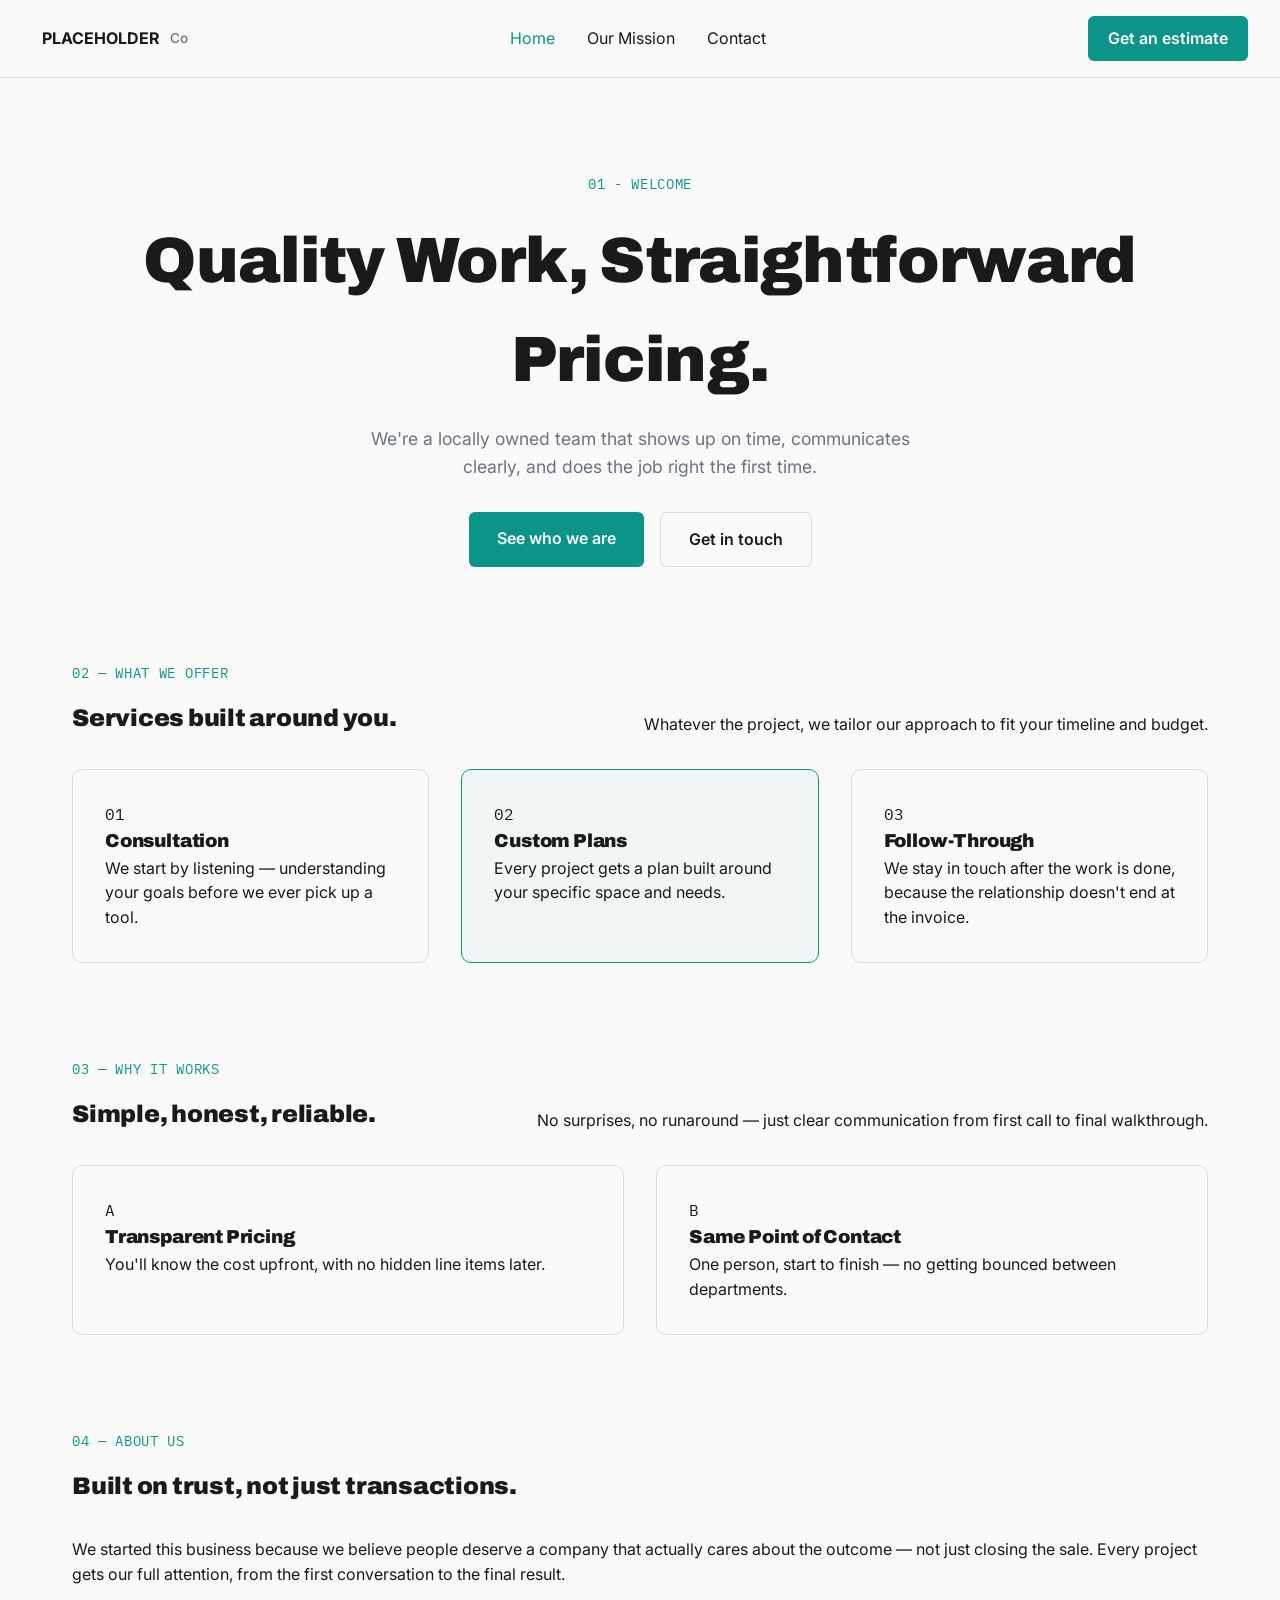
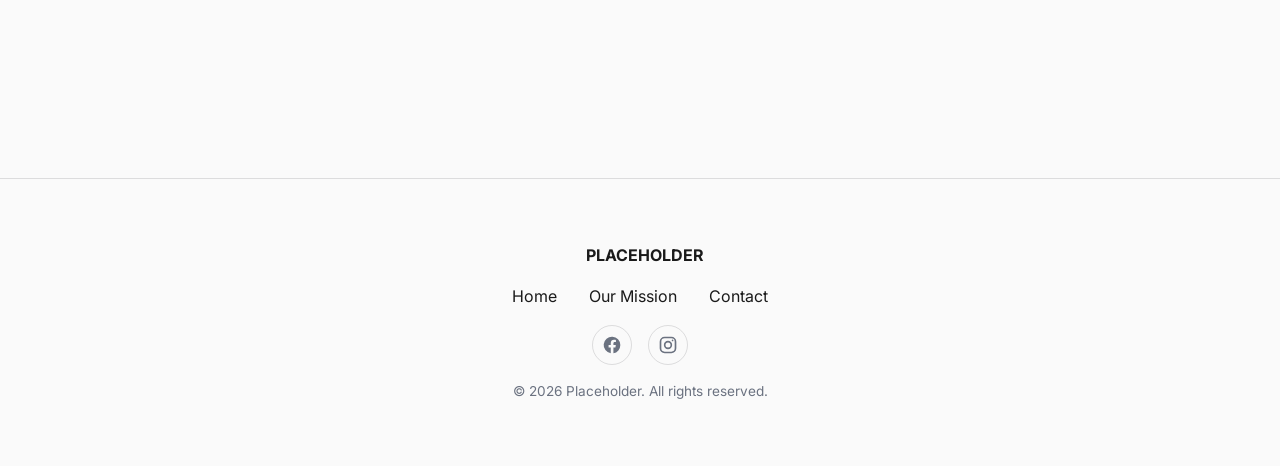
<file: index.html>
<!DOCTYPE html>
<html lang="en">
<head>
<meta charset="UTF-8">
<meta name="viewport" content="width=device-width, initial-scale=1.0">
<title>Placeholder Co.</title>
<link rel="stylesheet" href="css/styles.css">
</head>
<body data-page="home">

<header><div id="nav-root"></div></header>

<main>
  <div id="home-intro-root"></div>
  <div id="home-highlight1-root"></div>
  <div id="home-highlight2-root"></div>
  <div id="home-about-root"></div>
</main>

<div id="footer-root"></div>

<script src="js/site.js"></script>
<script src="js/home.js"></script>
</body>
</html>
</file>
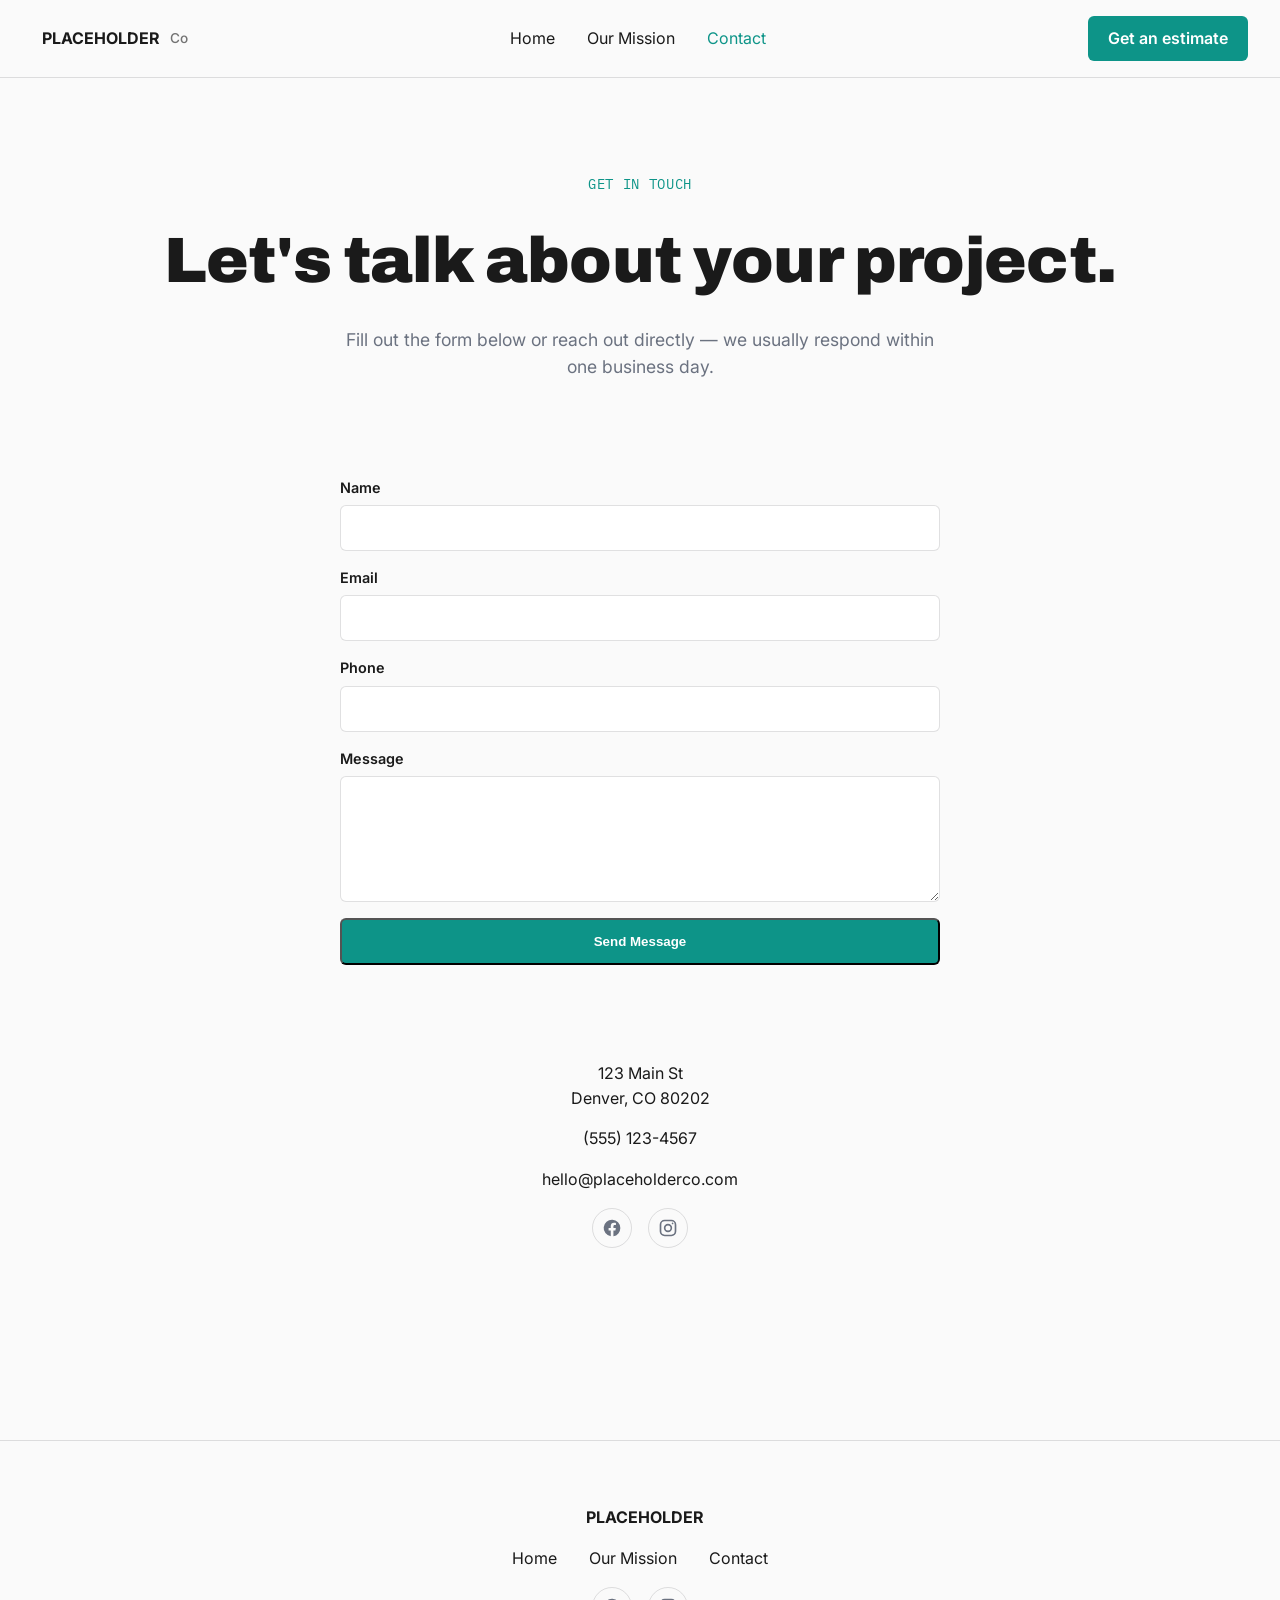
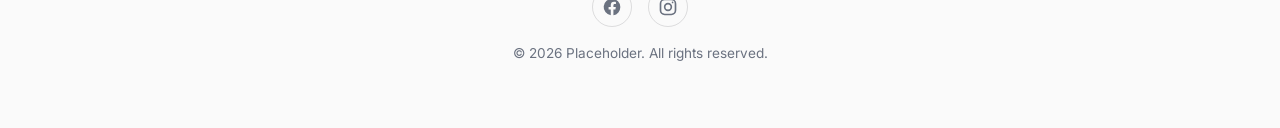
<file: contact.html>
<!DOCTYPE html>
<html lang="en">
  <head>
    <meta charset="UTF-8">
    <meta name="viewport" content="width=device-width, initial-scale=1.0">
    <title>Contact - Placeholder Co.</title>
    <link rel="stylesheet" href="css/styles.css">
  </head>
  <body data-page="contact">

    <header><div id="nav-root"></div></header>

    <main>
      <div id="contact-intro-root"></div>
      <div id="contact-form-root"></div>
      <div id="contact-info-root"></div>
    </main>

    <div id="footer-root"></div>

    <script src="js/site.js"></script>
    <script src="js/contact.js"></script>
  </body>
</html>
</file>
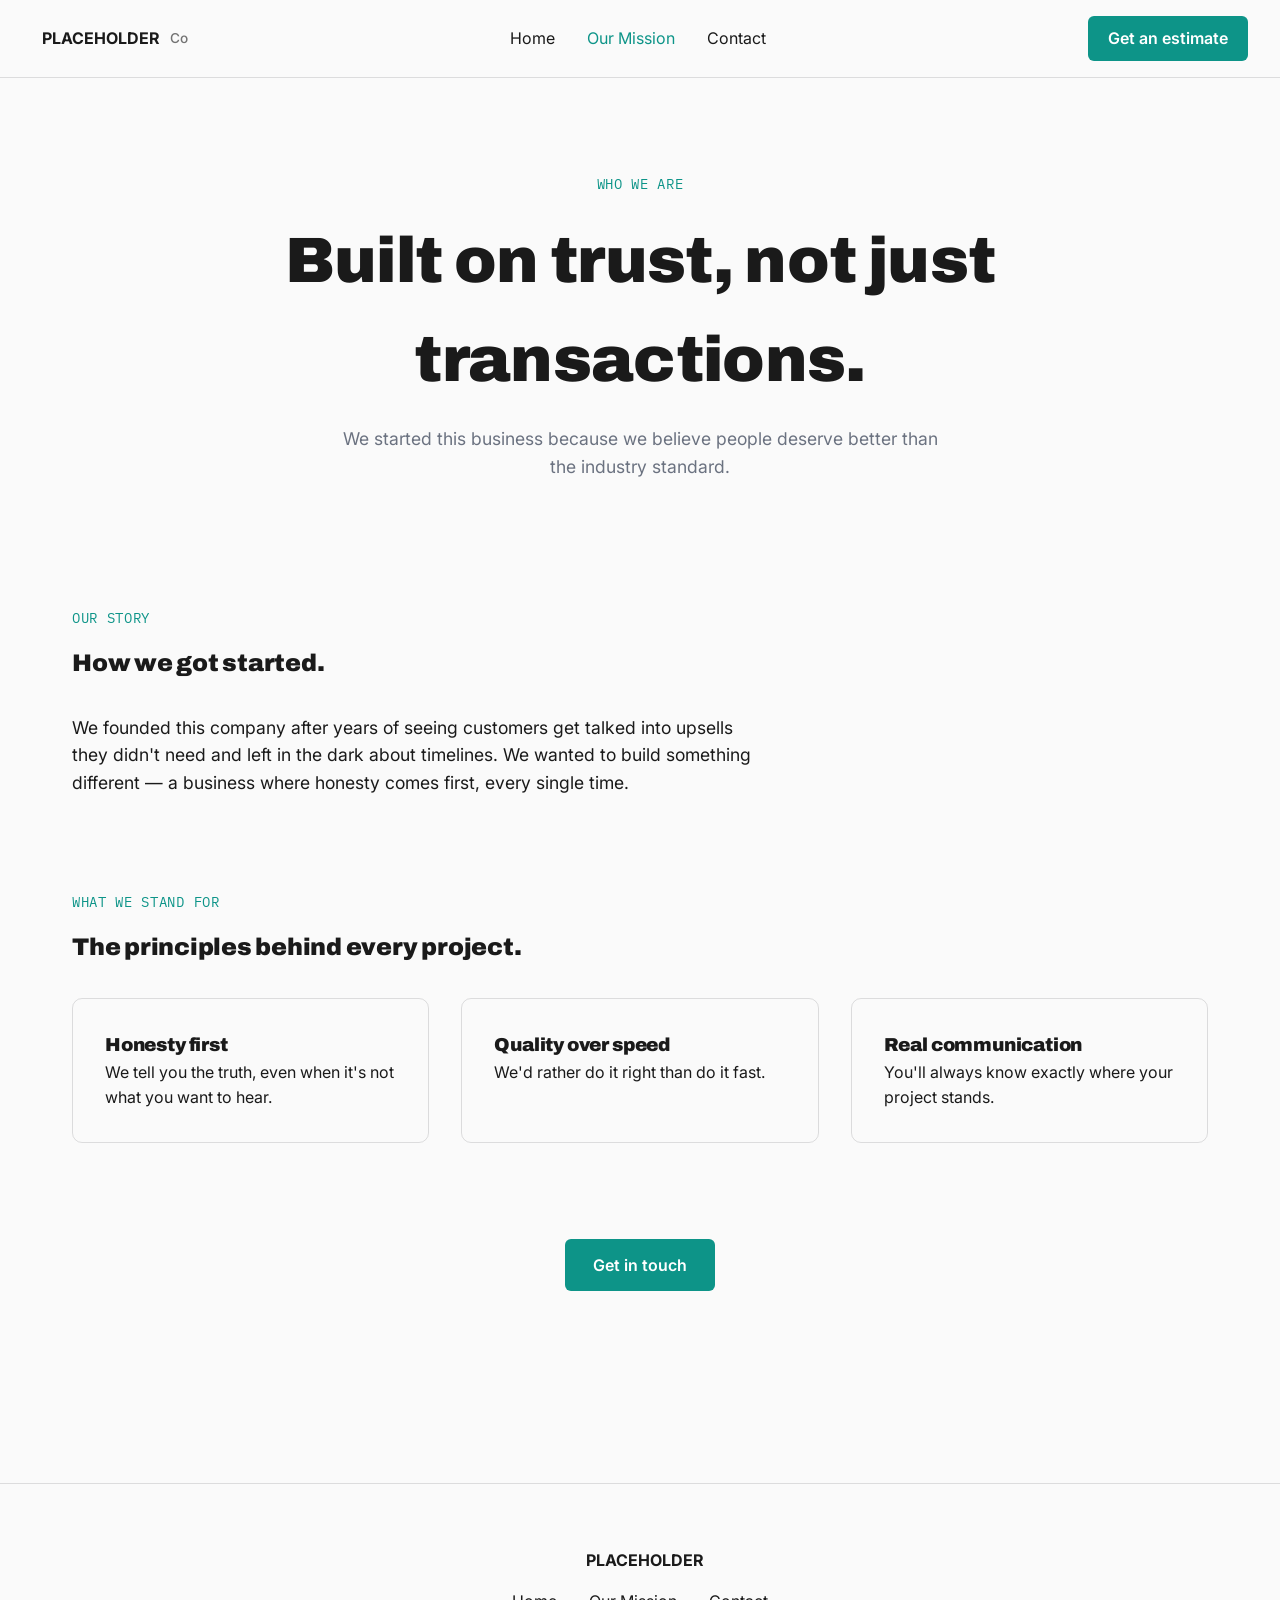
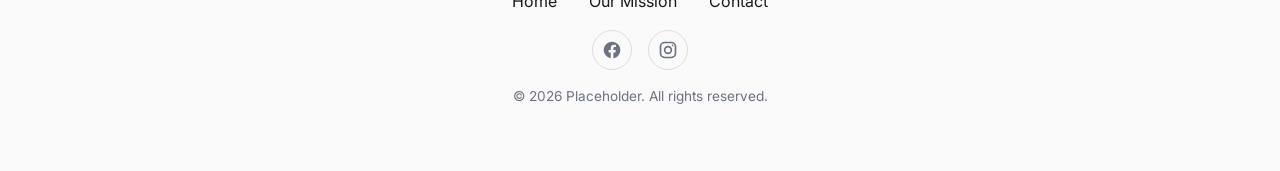
<file: mission.html>
<!DOCTYPE html>
<html lang="en">
<head>
<meta charset="UTF-8">
<meta name="viewport" content="width=device-width, initial-scale=1.0">
<title>Our Mission - Placeholder Co.</title>
<link rel="stylesheet" href="css/styles.css">
</head>
<body data-page="mission">

<header><div id="nav-root"></div></header>

<main>
  <div id="mission-intro-root"></div>
  <div id="mission-story-root"></div>
  <div id="mission-values-root"></div>
  <div id="mission-cta-root"></div>
</main>

<div id="footer-root"></div>

<script src="js/site.js"></script>
<script src="js/mission.js"></script>
</body>
</html>
</file>
<file: css/styles.css>
/* ============================================================
   FONTS
   ============================================================ */
@import url('https://fonts.googleapis.com/css2?family=Archivo:wght@700;900&family=Inter:wght@400;500;600&family=IBM+Plex+Mono:wght@400;500&display=swap');


/* ============================================================
   1. GLOBAL VARIABLES
   Change these once here to reskin an entire site.
   ============================================================ */
:root {
  --color-bg: #fafafa;
  --color-text: #1a1a1a;

  --color-primary: #0d9488;       /* was --teal — main brand color */
  --color-primary-dark: #115e59;  /* was --dark-teal — hover states, emphasis */
  --color-accent: #2dd4bf;        /* was --aqua — highlights, secondary accents */
  --color-muted: #6b7280;         /* was --muted-blue — body text, subdued elements */
  --color-line: rgba(36,39,43,0.14);
  --color-primary-tint: rgba(13, 148, 136, 0.04); /* light background tint, e.g. featured cards */

  /* spacing scale — keeps padding/margins consistent across sections */
  --space-sm: 16px;
  --space-md: 32px;
  --space-lg: 64px;
  --space-xl: 96px;

  --max-width: 1200px;
}


/* ============================================================
   2. RESET + BASE ELEMENTS
   Applies everywhere, on every page. Don't put page-specific
   styling here.
   ============================================================ */
* { box-sizing: border-box; margin: 0; padding: 0; }

html { scroll-behavior: smooth; }

body {
  font-family: 'Inter', sans-serif;
  color: var(--color-text);
  background: var(--color-bg);
  line-height: 1.55;
  -webkit-font-smoothing: antialiased;
}

h1, h2, h3 {
  font-family: 'Archivo', sans-serif;
  font-weight: 900;
  letter-spacing: -0.01em;
}

.mono { font-family: 'IBM Plex Mono', monospace; }

a { color: inherit; text-decoration: none; }

img { max-width: 100%; display: block; }

a:focus-visible, button:focus-visible {
  outline: 3px solid var(--color-muted);
  outline-offset: 3px;
}


/* ============================================================
   3. LAYOUT UTILITIES
   Reusable helper classes referenced by site.js/home.js output.
   ============================================================ */
.wrap {
  max-width: var(--max-width);
  margin: 0 auto;
  padding: 0 var(--space-md);
}


/* ============================================================
   4. NAV
   Controls #nav-root output from site.js (renderNav).
   ============================================================ */
nav {
  position: relative;
  display: flex;
  align-items: center;
  justify-content: space-between;
  padding: var(--space-sm) var(--space-md);
  border-bottom: 1px solid var(--color-line);
}

/* logoPosition variants — set via data.business.logoPosition in JSON */
nav.logo-pos-center { justify-content: center; }
nav.logo-pos-right { flex-direction: row-reverse; }

.logo {
  display: flex;
  align-items: center;
  gap: 10px;
  font-weight: 700;
}

.logo-img { max-height: 40px; width: auto; }

.navlinks {
  display: flex;
  gap: var(--space-md);
  list-style: none;
}

.navlinks a.active { color: var(--color-primary); }

.nav-cta {
  background: var(--color-primary);
  color: #fff;
  padding: 10px 20px;
  border-radius: 6px;
  font-weight: 600;
}

.navlinks-mobile-toggle {
  display: none;
  background: none;
  border: none;
  font-size: 1.5rem;
  cursor: pointer;
}

/* mobile nav — see section 8 for the breakpoint that activates this */
.navlinks.open { display: flex; }


/* ============================================================
   5. FOOTER
   Controls #footer-root output from site.js (renderFooter).
   ============================================================ */
footer {
  border-top: 1px solid var(--color-line);
  padding: var(--space-lg) 0;
  margin-top: var(--space-xl);
}

footer .wrap {
  display: flex;
  flex-direction: column;
  align-items: center;
  gap: var(--space-sm);
  text-align: center;
}

.footer-links {
  display: flex;
  gap: var(--space-md);
  list-style: none;
}

.copyright {
  color: var(--color-muted);
  font-size: 0.85rem;
}


/* ============================================================
   6. BUTTONS + CTAs
   Shared across intro CTAs, mission CTA, contact form submit, etc.
   ============================================================ */
.btn {
  display: inline-block;
  padding: 14px 28px;
  border-radius: 6px;
  font-weight: 600;
  transition: background 0.2s ease, transform 0.2s ease;
}

.btn-primary {
  background: var(--color-primary);
  color: #fff;
}

.btn-primary:hover { background: var(--color-primary-dark); }

.btn-ghost {
  background: transparent;
  border: 1px solid var(--color-line);
  color: var(--color-text);
}

.btn-ghost:hover { border-color: var(--color-primary); color: var(--color-primary); }


/* ============================================================
   7. HOME PAGE SECTIONS
   Controls output from home.js (renderIntro, renderHighlight, renderAbout).
   Only applies where these classes appear — i.e. only on index.html.
   ============================================================ */
.intro { padding-top: var(--space-xl); text-align: center; }

.eyebrow, .section-num {
  font-family: 'IBM Plex Mono', monospace;
  color: var(--color-primary);
  font-size: 0.85rem;
  text-transform: uppercase;
  letter-spacing: 0.05em;
  margin-bottom: var(--space-sm);
}

.intro h1 { font-size: clamp(2.5rem, 5vw, 4rem); margin-bottom: var(--space-sm); }

.sub {
  color: var(--color-muted);
  font-size: 1.1rem;
  max-width: 600px;
  margin: 0 auto var(--space-md);
}

.intro-ctas {
  display: flex;
  gap: var(--space-sm);
  justify-content: center;
}

.highlight { padding-top: var(--space-xl); }

.section-head {
  display: flex;
  justify-content: space-between;
  align-items: flex-end;
  margin-bottom: var(--space-md);
  gap: var(--space-md);
}

.highlight-grid {
  display: grid;
  grid-template-columns: repeat(auto-fit, minmax(260px, 1fr));
  gap: var(--space-md);
}

.highlight-card {
  border: 1px solid var(--color-line);
  border-radius: 10px;
  padding: var(--space-md);
}

.highlight-card.featured {
  border-color: var(--color-primary);
  background: var(--color-primary-tint);
}

.about { padding-top: var(--space-xl); padding-bottom: var(--space-xl); }


/* ============================================================
   8. MOBILE / RESPONSIVE
   ============================================================ */
@media (max-width: 768px) {
  .navlinks-mobile-toggle { display: block; }

  .navlinks {
    display: none;
    position: absolute;
    top: 100%;
    left: 0;
    right: 0;
    flex-direction: column;
    background: var(--color-bg);
    padding: var(--space-md);
    border-bottom: 1px solid var(--color-line);
  }

  .nav-cta { display: none; }

  .intro-ctas { flex-direction: column; }

  .section-head { flex-direction: column; align-items: flex-start; }
}


/* ============================================================
   9. SCROLL-REVEAL ANIMATION
   Controls .reveal / .reveal.in toggled by initReveal() in site.js.
   ============================================================ */
.reveal {
  opacity: 0;
  transform: translateY(20px);
  transition: opacity 0.6s ease, transform 0.6s ease;
}

.reveal.in {
  opacity: 1;
  transform: translateY(0);
}

/* ============================================================
   10. MISSION PAGE SECTIONS
   Controls output from mission.js (renderMissionIntro, renderStory,
   renderValues, renderMissionCta). Only applies on mission.html.
   ============================================================ */
.mission-intro {
  padding-top: var(--space-xl);
  text-align: center;
}

.mission-intro h1 { font-size: clamp(2.5rem, 5vw, 4rem); margin-bottom: var(--space-sm); }

.story { padding-top: var(--space-xl); }

.story .body {
  max-width: 700px;
  font-size: 1.1rem;
}

.values { padding-top: var(--space-xl); }

.values-grid {
  display: grid;
  grid-template-columns: repeat(auto-fit, minmax(220px, 1fr));
  gap: var(--space-md);
}

.value-card {
  border: 1px solid var(--color-line);
  border-radius: 10px;
  padding: var(--space-md);
}

.mission-cta {
  padding: var(--space-xl) 0;
  text-align: center;
}

/* ============================================================
   11. CONTACT PAGE SECTIONS
   Controls output from contact.js (renderContactIntro,
   renderContactForm, renderContactInfo). Only applies on contact.html.
   ============================================================ */
.contact-intro {
  padding-top: var(--space-xl);
  text-align: center;
}

.contact-intro h1 { font-size: clamp(2.5rem, 5vw, 4rem); margin-bottom: var(--space-sm); }

.contact-form-section { padding-top: var(--space-lg); }

#contact-form {
  max-width: 600px;
  margin: 0 auto;
  display: flex;
  flex-direction: column;
  gap: var(--space-sm);
}

.form-field {
  display: flex;
  flex-direction: column;
  gap: 6px;
}

.form-field label {
  font-weight: 600;
  font-size: 0.9rem;
}

.form-field input,
.form-field textarea {
  font-family: 'Inter', sans-serif;
  font-size: 1rem;
  padding: 12px;
  border: 1px solid var(--color-line);
  border-radius: 6px;
  background: #fff;
}

.form-field input:focus,
.form-field textarea:focus {
  outline: 2px solid var(--color-primary);
  outline-offset: 1px;
}

.contact-info {
  padding: var(--space-xl) 0;
  text-align: center;
}

.contact-info {
  list-style: none;
  display: flex;
  flex-direction: column;
  gap: 4px;
  justify-content: center;
}

.footer-social {
  display: flex;
  gap: var(--space-sm);
  list-style: none;
  justify-content: center;
}

.social-icon {
  display: flex;
  align-items: center;
  justify-content: center;
  width: 40px;
  height: 40px;
  border-radius: 50%;
  border: 1px solid var(--color-line);
  color: var(--color-muted);
  transition: color 0.2s ease, border-color 0.2s ease;
}

.social-icon:hover {
  color: var(--color-primary);
  border-color: var(--color-primary);
}

.contact-info p { margin-bottom: var(--space-sm); }

.contact-map {
  width: 100%;
  height: 300px;
  border: none;
  border-radius: 10px;
  margin-top: var(--space-md);
}
</file>
